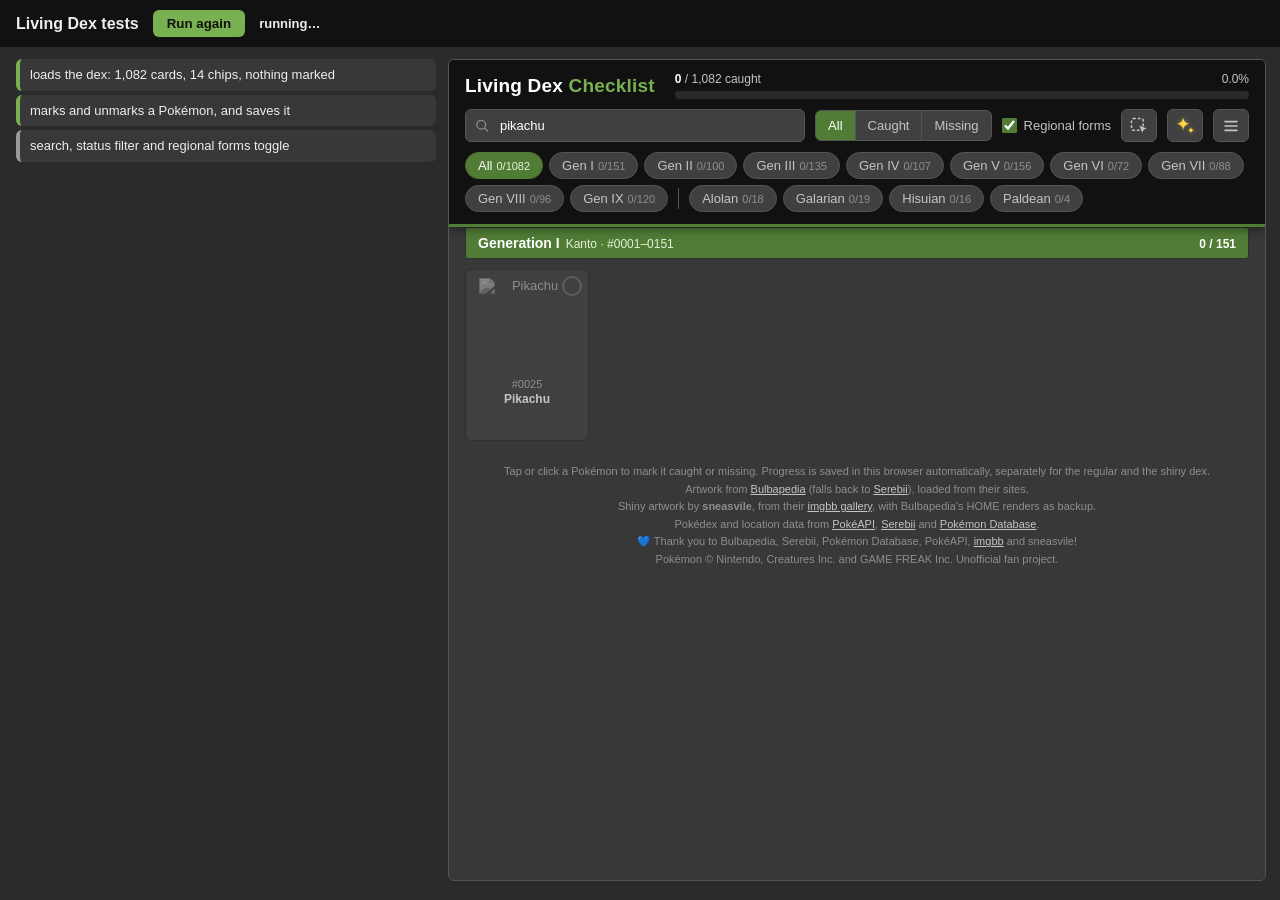
<file: tests/index.html>
<!doctype html>
<html lang="en">
<head>
<meta charset="utf-8">
<meta name="viewport" content="width=device-width, initial-scale=1">
<title>Living Dex tests</title>
<style>
  :root { color-scheme: dark; --bg: #2b2b2b; --panel: #383838; --ok: #79b052; --bad: #e0533e; --dim: #9a9a9a; }
  body { margin: 0; background: var(--bg); color: #eee; font: 13px/1.5 Verdana, sans-serif; }
  .bar { position: sticky; top: 0; z-index: 2; display: flex; gap: 14px; align-items: center; padding: 10px 16px; background: #111; }
  .bar h1 { margin: 0; font-size: 16px; }
  .bar button { padding: 6px 14px; border-radius: 6px; border: 0; background: var(--ok); color: #111; font-weight: bold; cursor: pointer; }
  #summary { font-weight: bold; }
  #summary.ok { color: var(--ok); } #summary.bad { color: var(--bad); }
  main { display: grid; grid-template-columns: minmax(320px, 420px) 1fr; gap: 12px; padding: 12px 16px; }
  ol { margin: 0; padding: 0; list-style: none; }
  li { padding: 6px 10px; margin-bottom: 4px; background: var(--panel); border-radius: 6px; border-left: 4px solid var(--dim); }
  li.ok { border-color: var(--ok); } li.bad { border-color: var(--bad); }
  li small { display: block; color: var(--dim); white-space: pre-wrap; }
  iframe { width: 100%; height: 820px; border: 1px solid #555; border-radius: 6px; background: #383838; }
  @media (max-width: 800px) { main { grid-template-columns: 1fr; } }
</style>
</head>
<body>
<div class="bar"><h1>Living Dex tests</h1><button id="run">Run again</button><span id="summary">running…</span></div>
<main>
  <ol id="results"></ol>
  <iframe id="app" title="App under test"></iframe>
</main>
<script src="app-tests.js"></script>
</body>
</html>
</file>
